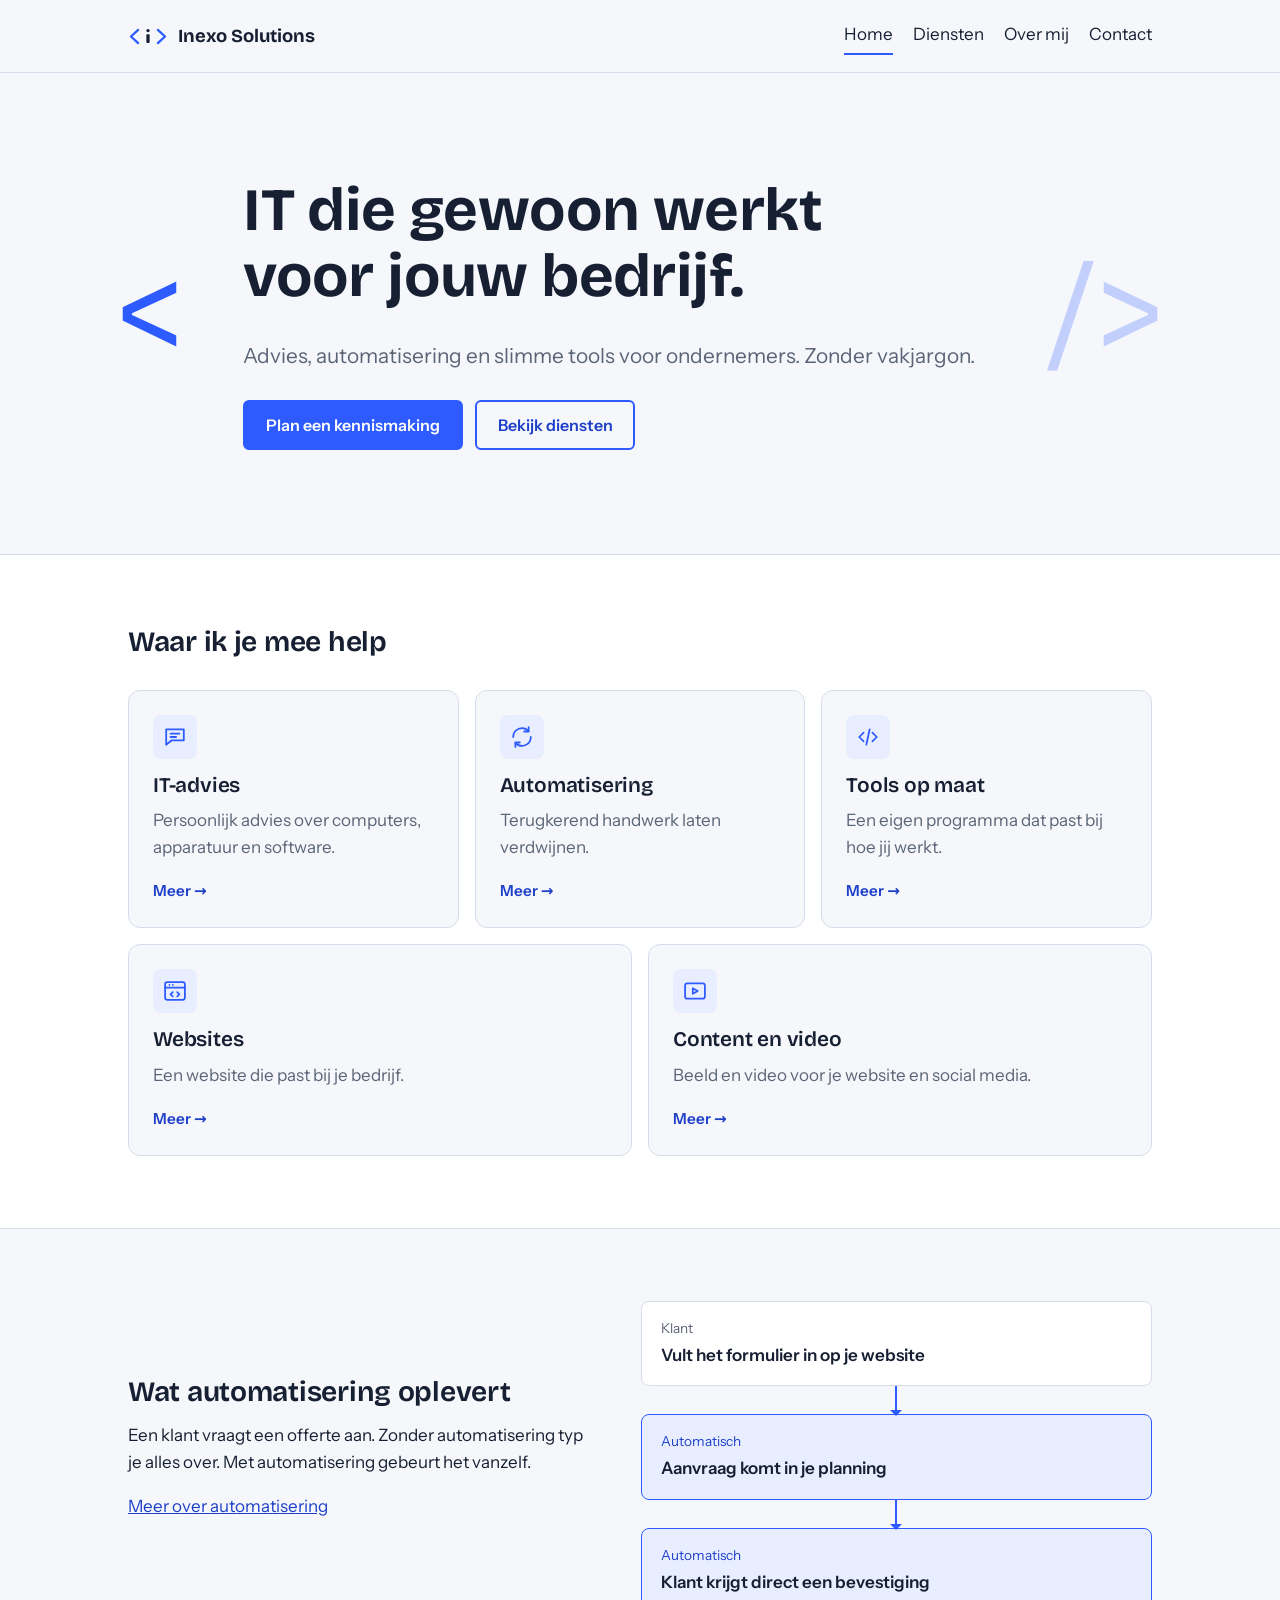
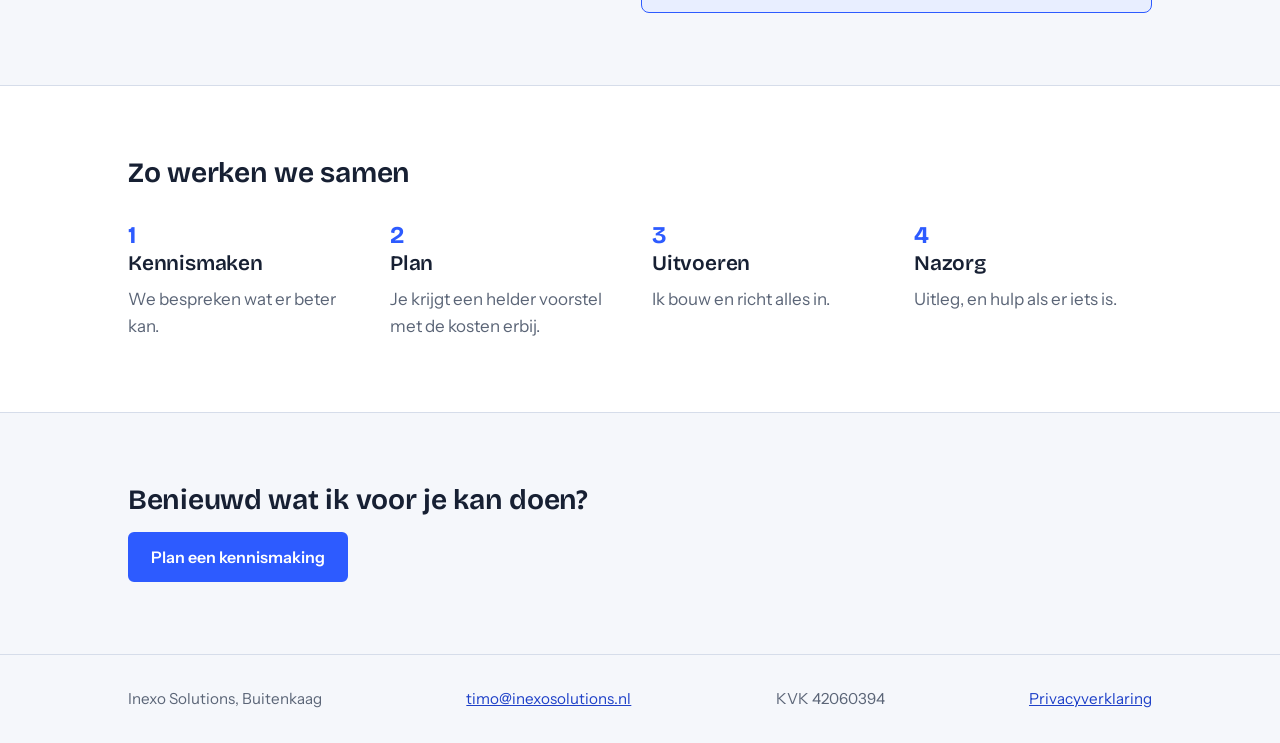
<file: index.html>
<!doctype html>
<html lang="nl">
<head>
  <meta charset="utf-8">
  <meta name="viewport" content="width=device-width, initial-scale=1">
  <title>Inexo Solutions | IT, automatisering en maatwerk voor ondernemers</title>
  <meta name="description" content="Inexo Solutions helpt ondernemers met IT-advies, automatisering, tools op maat en websites.">
  <meta property="og:type" content="website">
  <meta property="og:title" content="Inexo Solutions | IT, automatisering en maatwerk voor ondernemers">
  <meta property="og:description" content="Inexo Solutions helpt ondernemers met IT-advies, automatisering, tools op maat en websites.">
  <meta property="og:url" content="https://inexo-solutions.netlify.app/">
  <meta property="og:image" content="https://inexo-solutions.netlify.app/assets/og-image.png">
  <meta property="og:locale" content="nl_NL">
  <meta name="theme-color" content="#2D5BFF">
  <link rel="icon" href="/assets/logo.svg" type="image/svg+xml">
  <link rel="preload" href="/assets/fonts/bricolage-grotesque.woff2" as="font" type="font/woff2" crossorigin>
  <link rel="stylesheet" href="/assets/styles.css">
</head>
<body>
  <a class="skip" href="#main">Naar de inhoud</a>
  <header class="site-header">
    <div class="wrap">
      <a class="brand" href="/"><img src="/assets/logo.svg" alt="" width="40" height="21">Inexo Solutions</a>
      <nav class="nav" aria-label="Hoofdmenu">
        <a href="/index.html" aria-current="page">Home</a>
        <a href="/diensten.html">Diensten</a>
        <a href="/over.html">Over mij</a>
        <a href="/contact.html">Contact</a>
      </nav>
    </div>
  </header>
  <main id="main">
    <section class="hero">
      <div class="wrap">
        <div class="tag">
          <h1>IT die gewoon werkt voor jouw bedrijf.</h1>
          <p>Advies, automatisering en slimme tools voor ondernemers. Zonder vakjargon.</p>
          <div class="actions">
            <a class="btn" href="/contact.html">Plan een kennismaking</a>
            <a class="btn secondary" href="/diensten.html">Bekijk diensten</a>
          </div>
        </div>
      </div>
    </section>
    <section class="section alt">
      <div class="wrap">
        <h2>Waar ik je mee help</h2>
        <ul class="services">
          <li>
            <a class="service-link" href="/diensten.html#it-advies">
              <svg class="icon" viewBox="0 0 24 24" aria-hidden="true" fill="none" stroke="currentColor" stroke-width="1.6" stroke-linecap="round" stroke-linejoin="round"><path d="M4 5h16v10H9l-5 4z"/><path d="M8 9h8M8 12h5"/></svg>
              <h3>IT-advies</h3>
              <p>Persoonlijk advies over computers, apparatuur en software.</p>
            </a>
          </li>
          <li>
            <a class="service-link" href="/diensten.html#automatisering">
              <svg class="icon" viewBox="0 0 24 24" aria-hidden="true" fill="none" stroke="currentColor" stroke-width="1.6" stroke-linecap="round" stroke-linejoin="round"><path d="M20 12a8 8 0 0 1-14 5.3"/><path d="M4 12a8 8 0 0 1 14-5.3"/><path d="M18 3v4h-4M6 21v-4h4"/></svg>
              <h3>Automatisering</h3>
              <p>Terugkerend handwerk laten verdwijnen.</p>
            </a>
          </li>
          <li>
            <a class="service-link" href="/diensten.html#tools-op-maat">
              <svg class="icon" viewBox="0 0 24 24" aria-hidden="true" fill="none" stroke="currentColor" stroke-width="1.6" stroke-linecap="round" stroke-linejoin="round"><path d="M8 8l-4 4 4 4M16 8l4 4-4 4M13.5 5l-3 14"/></svg>
              <h3>Tools op maat</h3>
              <p>Een eigen programma dat past bij hoe jij werkt.</p>
            </a>
          </li>
          <li>
            <a class="service-link" href="/diensten.html#websites">
              <svg class="icon" viewBox="0 0 24 24" aria-hidden="true" fill="none" stroke="currentColor" stroke-width="1.6" stroke-linecap="round" stroke-linejoin="round"><rect x="3" y="4" width="18" height="16" rx="2"/><path d="M3 9h18M7 6.5h.01M10 6.5h.01"/><path d="M10 13l-2 2 2 2M14 13l2 2-2 2"/></svg>
              <h3>Websites</h3>
              <p>Een website die past bij je bedrijf.</p>
            </a>
          </li>
          <li>
            <a class="service-link" href="/diensten.html#content-en-video">
              <svg class="icon" viewBox="0 0 24 24" aria-hidden="true" fill="none" stroke="currentColor" stroke-width="1.6" stroke-linecap="round" stroke-linejoin="round"><rect x="3" y="5" width="18" height="14" rx="2"/><path d="M10 9.5v5l4.5-2.5z"/></svg>
              <h3>Content en video</h3>
              <p>Beeld en video voor je website en social media.</p>
            </a>
          </li>
        </ul>
      </div>
    </section>
    <section class="section">
      <div class="wrap example">
        <div>
          <h2>Wat automatisering oplevert</h2>
          <p>Een klant vraagt een offerte aan. Zonder automatisering typ je alles over. Met automatisering gebeurt het vanzelf.</p>
          <p><a href="/diensten.html#automatisering">Meer over automatisering</a></p>
        </div>
        <div class="flow" role="img" aria-label="Voorbeeld: een aanvraag via de website gaat automatisch naar je planning, en de klant krijgt direct een bevestiging.">
          <div class="flow-step"><span class="flow-kind">Klant</span>Vult het formulier in op je website</div>
          <div class="flow-arrow" aria-hidden="true"></div>
          <div class="flow-step auto"><span class="flow-kind">Automatisch</span>Aanvraag komt in je planning</div>
          <div class="flow-arrow" aria-hidden="true"></div>
          <div class="flow-step auto"><span class="flow-kind">Automatisch</span>Klant krijgt direct een bevestiging</div>
        </div>
      </div>
    </section>
    <section class="section alt">
      <div class="wrap">
        <h2>Zo werken we samen</h2>
        <ol class="steps">
          <li><h3>Kennismaken</h3><p>We bespreken wat er beter kan.</p></li>
          <li><h3>Plan</h3><p>Je krijgt een helder voorstel met de kosten erbij.</p></li>
          <li><h3>Uitvoeren</h3><p>Ik bouw en richt alles in.</p></li>
          <li><h3>Nazorg</h3><p>Uitleg, en hulp als er iets is.</p></li>
        </ol>
      </div>
    </section>
    <section class="section cta">
      <div class="wrap">
        <h2>Benieuwd wat ik voor je kan doen?</h2>
        <div class="actions"><a class="btn" href="/contact.html">Plan een kennismaking</a></div>
      </div>
    </section>
  </main>
  <footer class="site-footer">
    <div class="wrap">
      <p>Inexo Solutions, Buitenkaag</p>
      <p><a href="mailto:timo@inexosolutions.nl">timo@inexosolutions.nl</a></p>
      <p>KVK 42060394</p>
      <p><a href="/privacy.html">Privacyverklaring</a></p>
    </div>
  </footer>
</body>
</html>
</file>
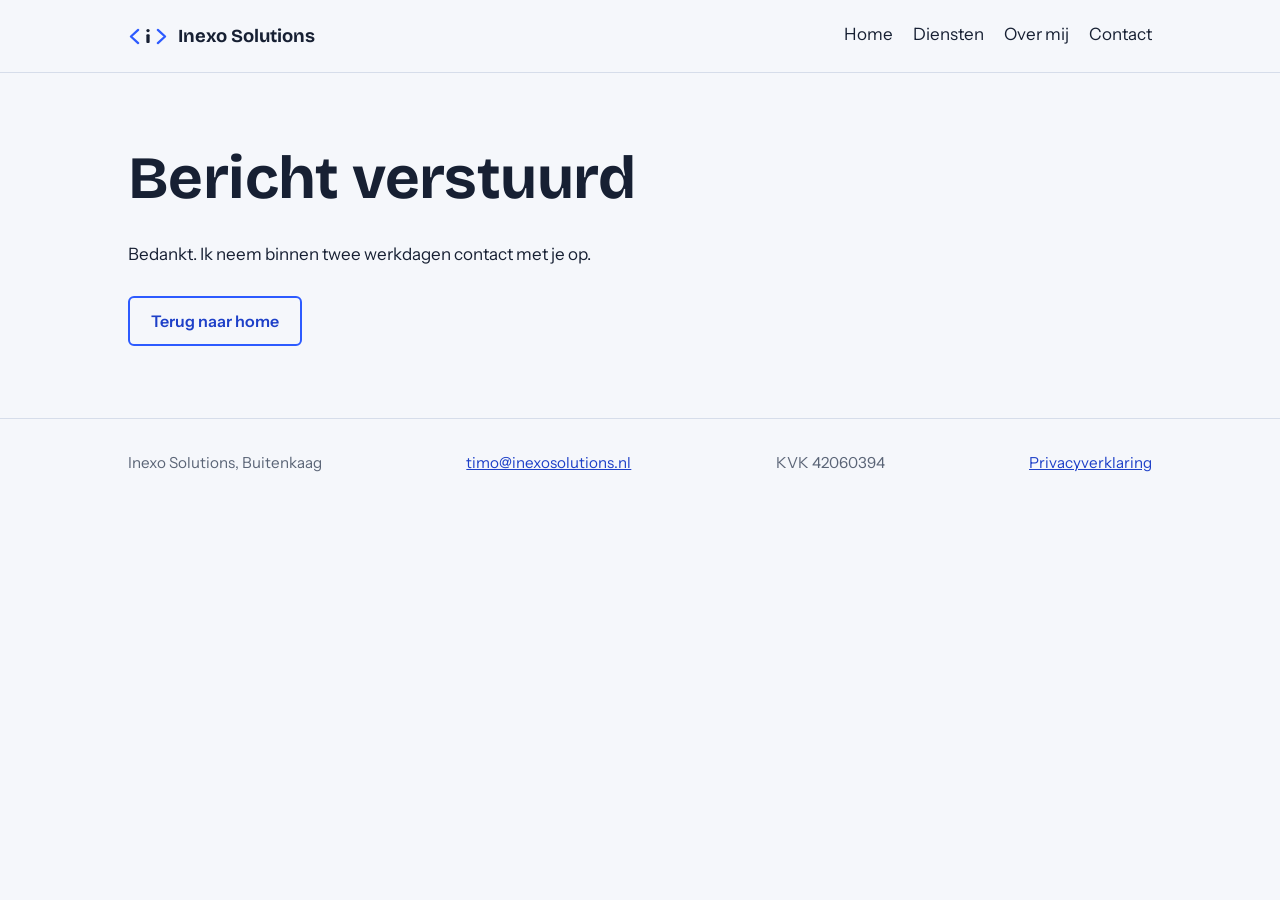
<file: bedankt.html>
<!doctype html>
<html lang="nl">
<head>
  <meta charset="utf-8">
  <meta name="viewport" content="width=device-width, initial-scale=1">
  <title>Bericht verstuurd | Inexo Solutions</title>
  <meta name="description" content="Je bericht is verstuurd.">
  <meta property="og:type" content="website">
  <meta property="og:title" content="Bericht verstuurd | Inexo Solutions">
  <meta property="og:description" content="Je bericht is verstuurd.">
  <meta property="og:url" content="https://inexo-solutions.netlify.app/bedankt.html">
  <meta property="og:image" content="https://inexo-solutions.netlify.app/assets/og-image.png">
  <meta property="og:locale" content="nl_NL">
  <meta name="theme-color" content="#2D5BFF">
  <link rel="icon" href="/assets/logo.svg" type="image/svg+xml">
  <link rel="preload" href="/assets/fonts/bricolage-grotesque.woff2" as="font" type="font/woff2" crossorigin>
  <link rel="stylesheet" href="/assets/styles.css">
</head>
<body>
  <a class="skip" href="#main">Naar de inhoud</a>
  <header class="site-header">
    <div class="wrap">
      <a class="brand" href="/"><img src="/assets/logo.svg" alt="" width="40" height="21">Inexo Solutions</a>
      <nav class="nav" aria-label="Hoofdmenu">
        <a href="/index.html">Home</a>
        <a href="/diensten.html">Diensten</a>
        <a href="/over.html">Over mij</a>
        <a href="/contact.html">Contact</a>
      </nav>
    </div>
  </header>
  <main id="main">
    <section class="section page-top">
      <div class="wrap">
        <h1>Bericht verstuurd</h1>
        <p>Bedankt. Ik neem binnen twee werkdagen contact met je op.</p>
        <div class="actions"><a class="btn secondary" href="/">Terug naar home</a></div>
      </div>
    </section>
  </main>
  <footer class="site-footer">
    <div class="wrap">
      <p>Inexo Solutions, Buitenkaag</p>
      <p><a href="mailto:timo@inexosolutions.nl">timo@inexosolutions.nl</a></p>
      <p>KVK 42060394</p>
      <p><a href="/privacy.html">Privacyverklaring</a></p>
    </div>
  </footer>
</body>
</html>
</file>
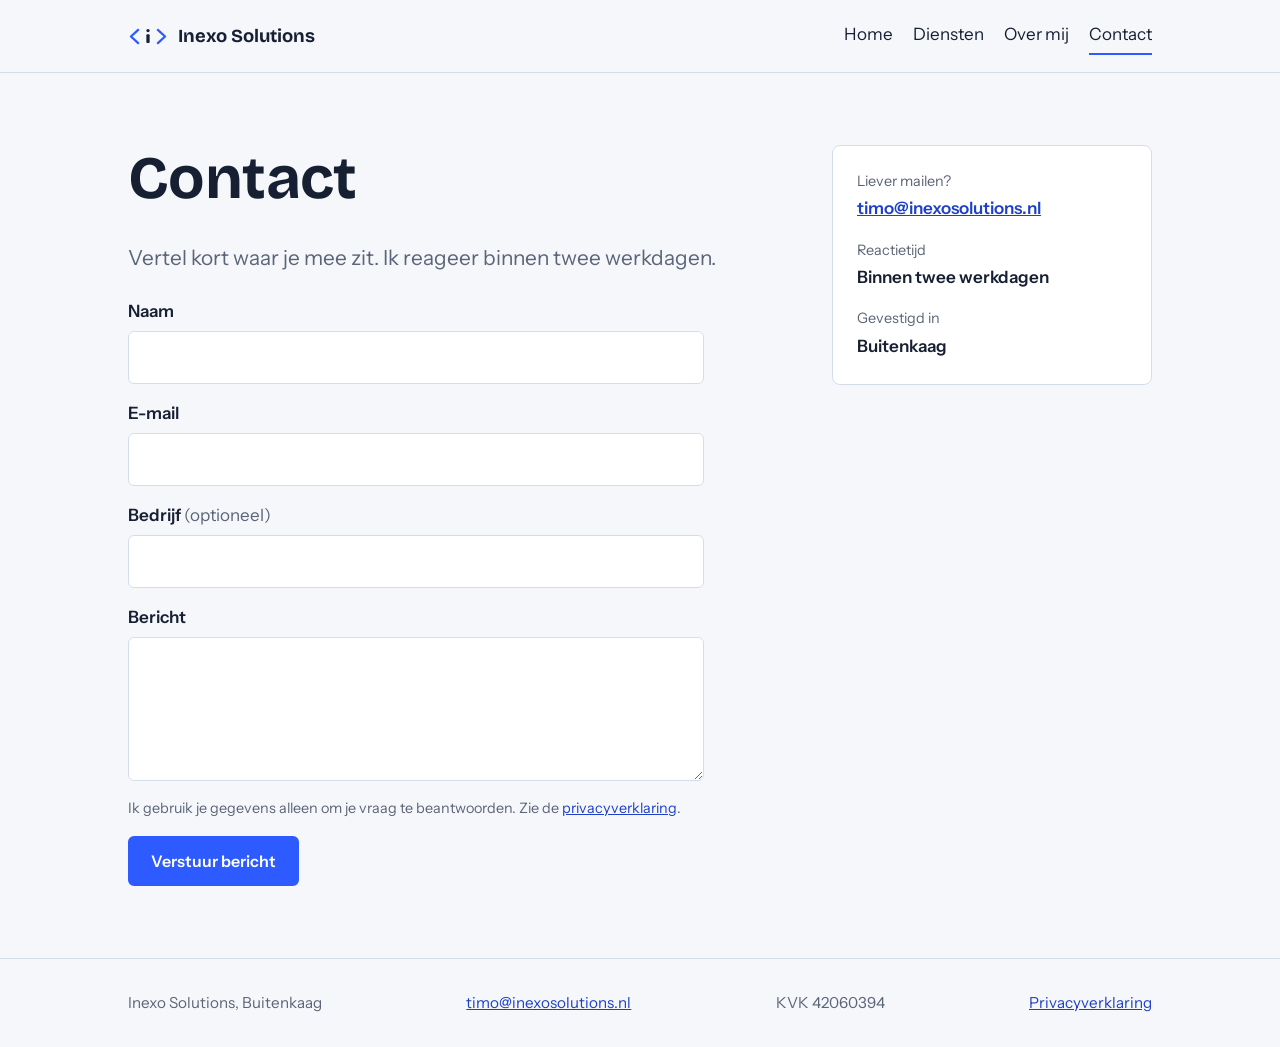
<file: contact.html>
<!doctype html>
<html lang="nl">
<head>
  <meta charset="utf-8">
  <meta name="viewport" content="width=device-width, initial-scale=1">
  <title>Contact | Inexo Solutions</title>
  <meta name="description" content="Neem contact op met Inexo Solutions.">
  <meta property="og:type" content="website">
  <meta property="og:title" content="Contact | Inexo Solutions">
  <meta property="og:description" content="Neem contact op met Inexo Solutions.">
  <meta property="og:url" content="https://inexo-solutions.netlify.app/contact.html">
  <meta property="og:image" content="https://inexo-solutions.netlify.app/assets/og-image.png">
  <meta property="og:locale" content="nl_NL">
  <meta name="theme-color" content="#2D5BFF">
  <link rel="icon" href="/assets/logo.svg" type="image/svg+xml">
  <link rel="preload" href="/assets/fonts/bricolage-grotesque.woff2" as="font" type="font/woff2" crossorigin>
  <link rel="stylesheet" href="/assets/styles.css">
</head>
<body>
  <a class="skip" href="#main">Naar de inhoud</a>
  <header class="site-header">
    <div class="wrap">
      <a class="brand" href="/"><img src="/assets/logo.svg" alt="" width="40" height="21">Inexo Solutions</a>
      <nav class="nav" aria-label="Hoofdmenu">
        <a href="/index.html">Home</a>
        <a href="/diensten.html">Diensten</a>
        <a href="/over.html">Over mij</a>
        <a href="/contact.html" aria-current="page">Contact</a>
      </nav>
    </div>
  </header>
  <main id="main">
    <section class="section page-top">
      <div class="wrap contact">
        <div>
          <h1>Contact</h1>
          <p class="intro">Vertel kort waar je mee zit. Ik reageer binnen twee werkdagen.</p>
          <form class="form" name="contact" method="POST" action="/bedankt.html" data-netlify="true" netlify-honeypot="bot-field">
            <input type="hidden" name="form-name" value="contact">
            <p class="hidden"><label>Niet invullen <input name="bot-field" tabindex="-1" autocomplete="off"></label></p>
            <label>Naam <input name="naam" autocomplete="name" required></label>
            <label>E-mail <input type="email" name="email" autocomplete="email" required></label>
            <label><span>Bedrijf <span class="optional">(optioneel)</span></span> <input name="bedrijf" autocomplete="organization"></label>
            <label>Bericht <textarea name="bericht" required></textarea></label>
            <p class="small">Ik gebruik je gegevens alleen om je vraag te beantwoorden. Zie de <a href="/privacy.html">privacyverklaring</a>.</p>
            <div><button class="btn" type="submit">Verstuur bericht</button></div>
          </form>
        </div>
        <aside class="facts" aria-label="Contactgegevens">
          <dl>
            <dt>Liever mailen?</dt><dd><a href="mailto:timo@inexosolutions.nl">timo@inexosolutions.nl</a></dd>
            <dt>Reactietijd</dt><dd>Binnen twee werkdagen</dd>
            <dt>Gevestigd in</dt><dd>Buitenkaag</dd>
          </dl>
        </aside>
      </div>
    </section>
  </main>
  <footer class="site-footer">
    <div class="wrap">
      <p>Inexo Solutions, Buitenkaag</p>
      <p><a href="mailto:timo@inexosolutions.nl">timo@inexosolutions.nl</a></p>
      <p>KVK 42060394</p>
      <p><a href="/privacy.html">Privacyverklaring</a></p>
    </div>
  </footer>
</body>
</html>
</file>
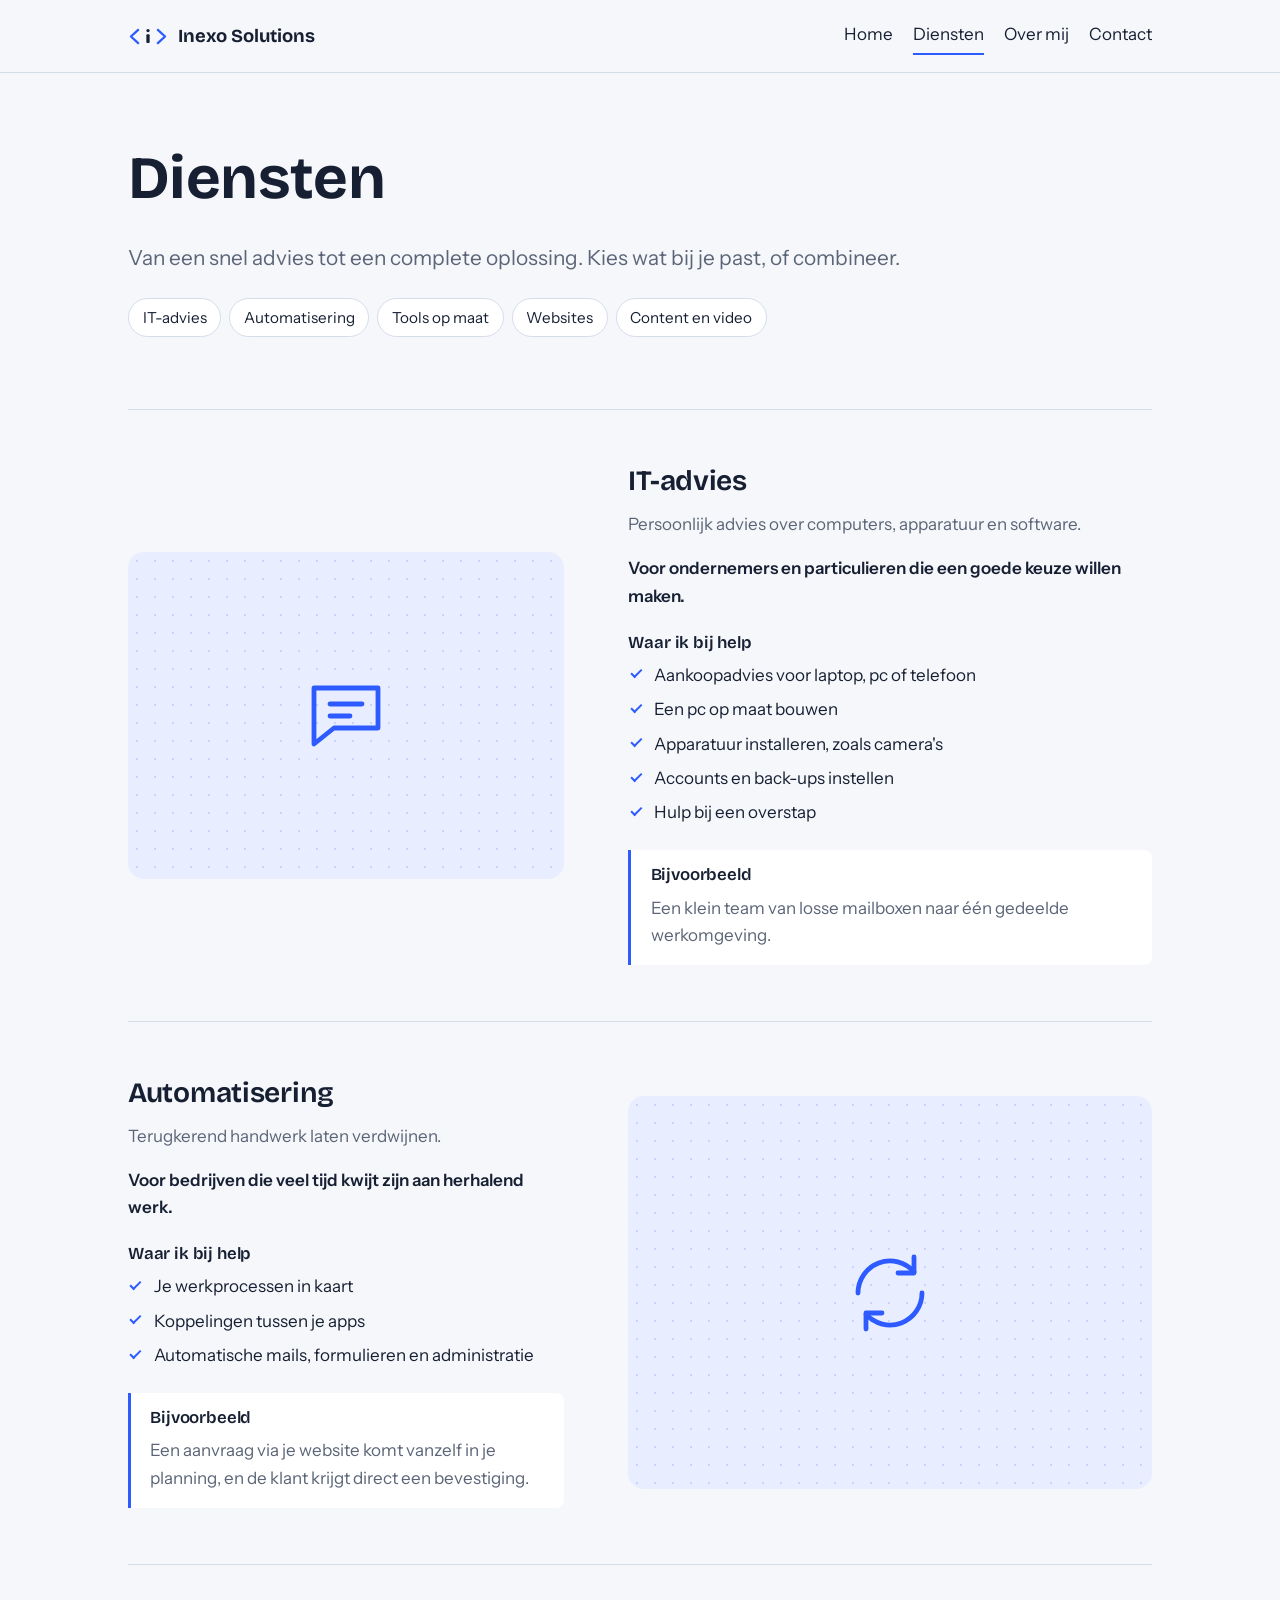
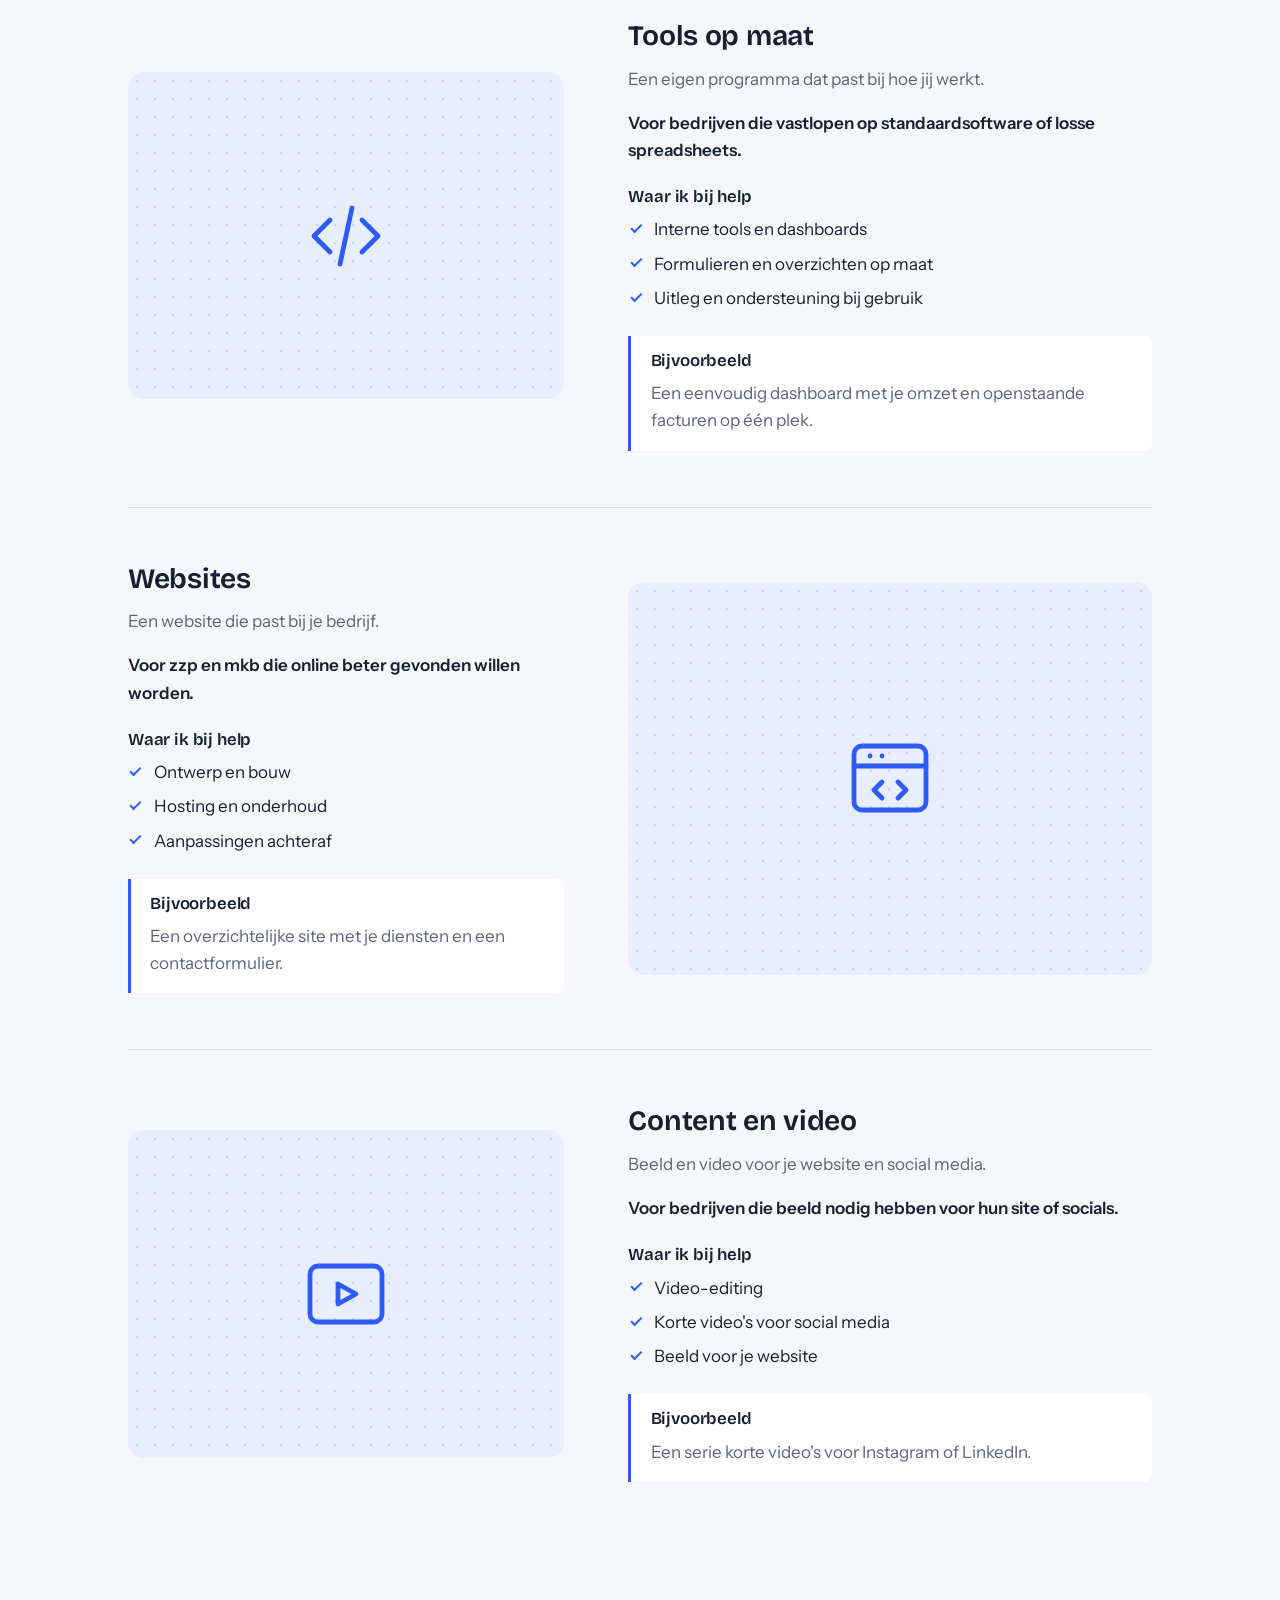
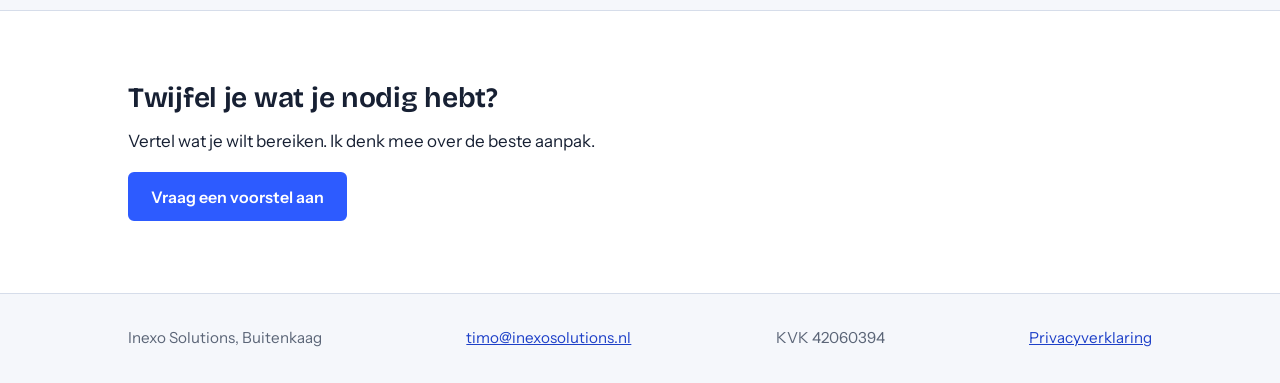
<file: diensten.html>
<!doctype html>
<html lang="nl">
<head>
  <meta charset="utf-8">
  <meta name="viewport" content="width=device-width, initial-scale=1">
  <title>Diensten | Inexo Solutions</title>
  <meta name="description" content="IT-advies, automatisering, tools op maat, websites, en content en video.">
  <meta property="og:type" content="website">
  <meta property="og:title" content="Diensten | Inexo Solutions">
  <meta property="og:description" content="IT-advies, automatisering, tools op maat, websites, en content en video.">
  <meta property="og:url" content="https://inexo-solutions.netlify.app/diensten.html">
  <meta property="og:image" content="https://inexo-solutions.netlify.app/assets/og-image.png">
  <meta property="og:locale" content="nl_NL">
  <meta name="theme-color" content="#2D5BFF">
  <link rel="icon" href="/assets/logo.svg" type="image/svg+xml">
  <link rel="preload" href="/assets/fonts/bricolage-grotesque.woff2" as="font" type="font/woff2" crossorigin>
  <link rel="stylesheet" href="/assets/styles.css">
</head>
<body>
  <a class="skip" href="#main">Naar de inhoud</a>
  <header class="site-header">
    <div class="wrap">
      <a class="brand" href="/"><img src="/assets/logo.svg" alt="" width="40" height="21">Inexo Solutions</a>
      <nav class="nav" aria-label="Hoofdmenu">
        <a href="/index.html">Home</a>
        <a href="/diensten.html" aria-current="page">Diensten</a>
        <a href="/over.html">Over mij</a>
        <a href="/contact.html">Contact</a>
      </nav>
    </div>
  </header>
  <main id="main">
    <section class="section page-top">
      <div class="wrap">
        <h1>Diensten</h1>
        <p class="intro">Van een snel advies tot een complete oplossing. Kies wat bij je past, of combineer.</p>
        <ul class="jump" aria-label="Ga naar dienst">
          <li><a href="#it-advies">IT-advies</a></li>
          <li><a href="#automatisering">Automatisering</a></li>
          <li><a href="#tools-op-maat">Tools op maat</a></li>
          <li><a href="#websites">Websites</a></li>
          <li><a href="#content-en-video">Content en video</a></li>
        </ul>
      </div>
    </section>
    <section class="section services-detail">
      <div class="wrap">
        <article class="service" id="it-advies">
          <div class="service-visual"><svg class="icon icon-xl" viewBox="0 0 24 24" aria-hidden="true" fill="none" stroke="currentColor" stroke-width="1.2" stroke-linecap="round" stroke-linejoin="round"><path d="M4 5h16v10H9l-5 4z"/><path d="M8 9h8M8 12h5"/></svg></div>
          <div class="service-text">
          <div class="service-head">
            <h2>IT-advies</h2>
            <p>Persoonlijk advies over computers, apparatuur en software.</p>
            <p class="who">Voor ondernemers en particulieren die een goede keuze willen maken.</p>
          </div>
          <div class="service-body">
            <h3>Waar ik bij help</h3>
            <ul class="checks">
              <li>Aankoopadvies voor laptop, pc of telefoon</li>
              <li>Een pc op maat bouwen</li>
              <li>Apparatuur installeren, zoals camera's</li>
              <li>Accounts en back-ups instellen</li>
              <li>Hulp bij een overstap</li>
            </ul>
            <div class="eg">
              <h3>Bijvoorbeeld</h3>
              <p>Een klein team van losse mailboxen naar één gedeelde werkomgeving.</p>
            </div>
          </div>
          </div>
        </article>
        <article class="service" id="automatisering">
          <div class="service-visual"><svg class="icon icon-xl" viewBox="0 0 24 24" aria-hidden="true" fill="none" stroke="currentColor" stroke-width="1.2" stroke-linecap="round" stroke-linejoin="round"><path d="M20 12a8 8 0 0 1-14 5.3"/><path d="M4 12a8 8 0 0 1 14-5.3"/><path d="M18 3v4h-4M6 21v-4h4"/></svg></div>
          <div class="service-text">
          <div class="service-head">
            <h2>Automatisering</h2>
            <p>Terugkerend handwerk laten verdwijnen.</p>
            <p class="who">Voor bedrijven die veel tijd kwijt zijn aan herhalend werk.</p>
          </div>
          <div class="service-body">
            <h3>Waar ik bij help</h3>
            <ul class="checks">
              <li>Je werkprocessen in kaart</li>
              <li>Koppelingen tussen je apps</li>
              <li>Automatische mails, formulieren en administratie</li>
            </ul>
            <div class="eg">
              <h3>Bijvoorbeeld</h3>
              <p>Een aanvraag via je website komt vanzelf in je planning, en de klant krijgt direct een bevestiging.</p>
            </div>
          </div>
          </div>
        </article>
        <article class="service" id="tools-op-maat">
          <div class="service-visual"><svg class="icon icon-xl" viewBox="0 0 24 24" aria-hidden="true" fill="none" stroke="currentColor" stroke-width="1.2" stroke-linecap="round" stroke-linejoin="round"><path d="M8 8l-4 4 4 4M16 8l4 4-4 4M13.5 5l-3 14"/></svg></div>
          <div class="service-text">
          <div class="service-head">
            <h2>Tools op maat</h2>
            <p>Een eigen programma dat past bij hoe jij werkt.</p>
            <p class="who">Voor bedrijven die vastlopen op standaardsoftware of losse spreadsheets.</p>
          </div>
          <div class="service-body">
            <h3>Waar ik bij help</h3>
            <ul class="checks">
              <li>Interne tools en dashboards</li>
              <li>Formulieren en overzichten op maat</li>
              <li>Uitleg en ondersteuning bij gebruik</li>
            </ul>
            <div class="eg">
              <h3>Bijvoorbeeld</h3>
              <p>Een eenvoudig dashboard met je omzet en openstaande facturen op één plek.</p>
            </div>
          </div>
          </div>
        </article>
        <article class="service" id="websites">
          <div class="service-visual"><svg class="icon icon-xl" viewBox="0 0 24 24" aria-hidden="true" fill="none" stroke="currentColor" stroke-width="1.2" stroke-linecap="round" stroke-linejoin="round"><rect x="3" y="4" width="18" height="16" rx="2"/><path d="M3 9h18M7 6.5h.01M10 6.5h.01"/><path d="M10 13l-2 2 2 2M14 13l2 2-2 2"/></svg></div>
          <div class="service-text">
          <div class="service-head">
            <h2>Websites</h2>
            <p>Een website die past bij je bedrijf.</p>
            <p class="who">Voor zzp en mkb die online beter gevonden willen worden.</p>
          </div>
          <div class="service-body">
            <h3>Waar ik bij help</h3>
            <ul class="checks">
              <li>Ontwerp en bouw</li>
              <li>Hosting en onderhoud</li>
              <li>Aanpassingen achteraf</li>
            </ul>
            <div class="eg">
              <h3>Bijvoorbeeld</h3>
              <p>Een overzichtelijke site met je diensten en een contactformulier.</p>
            </div>
          </div>
          </div>
        </article>
        <article class="service" id="content-en-video">
          <div class="service-visual"><svg class="icon icon-xl" viewBox="0 0 24 24" aria-hidden="true" fill="none" stroke="currentColor" stroke-width="1.2" stroke-linecap="round" stroke-linejoin="round"><rect x="3" y="5" width="18" height="14" rx="2"/><path d="M10 9.5v5l4.5-2.5z"/></svg></div>
          <div class="service-text">
          <div class="service-head">
            <h2>Content en video</h2>
            <p>Beeld en video voor je website en social media.</p>
            <p class="who">Voor bedrijven die beeld nodig hebben voor hun site of socials.</p>
          </div>
          <div class="service-body">
            <h3>Waar ik bij help</h3>
            <ul class="checks">
              <li>Video-editing</li>
              <li>Korte video's voor social media</li>
              <li>Beeld voor je website</li>
            </ul>
            <div class="eg">
              <h3>Bijvoorbeeld</h3>
              <p>Een serie korte video's voor Instagram of LinkedIn.</p>
            </div>
          </div>
          </div>
        </article>
      </div>
    </section>
    <section class="section cta alt">
      <div class="wrap">
        <h2>Twijfel je wat je nodig hebt?</h2>
        <p>Vertel wat je wilt bereiken. Ik denk mee over de beste aanpak.</p>
        <div class="actions"><a class="btn" href="/contact.html">Vraag een voorstel aan</a></div>
      </div>
    </section>
  </main>
  <footer class="site-footer">
    <div class="wrap">
      <p>Inexo Solutions, Buitenkaag</p>
      <p><a href="mailto:timo@inexosolutions.nl">timo@inexosolutions.nl</a></p>
      <p>KVK 42060394</p>
      <p><a href="/privacy.html">Privacyverklaring</a></p>
    </div>
  </footer>
</body>
</html>
</file>
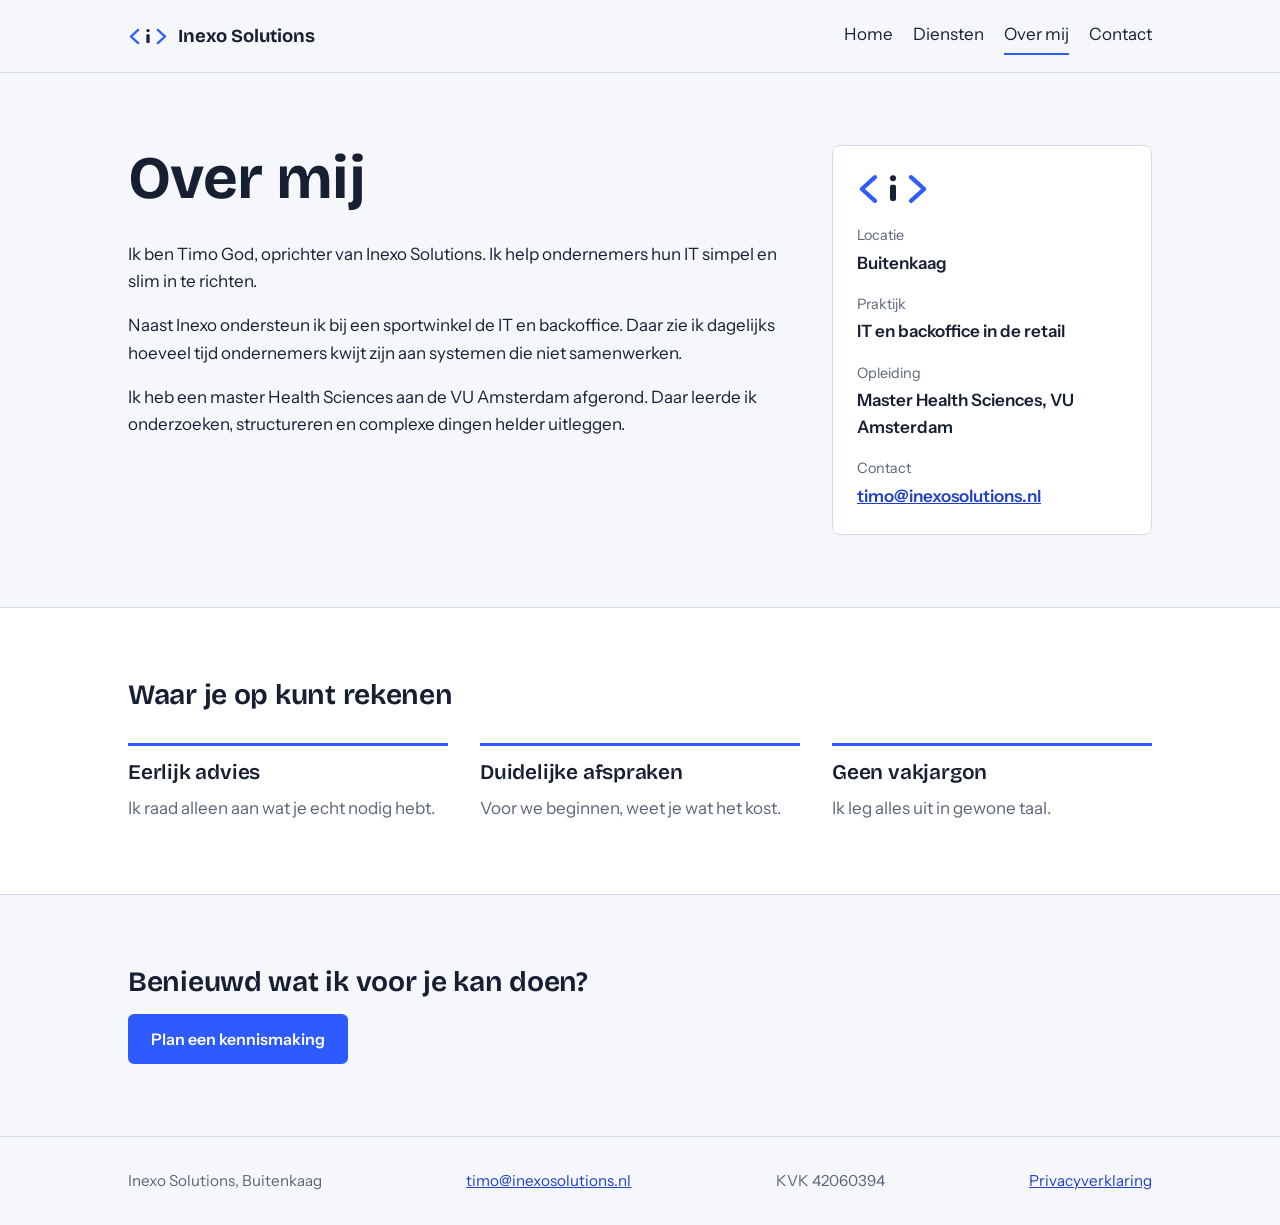
<file: over.html>
<!doctype html>
<html lang="nl">
<head>
  <meta charset="utf-8">
  <meta name="viewport" content="width=device-width, initial-scale=1">
  <title>Over mij | Inexo Solutions</title>
  <meta name="description" content="Timo God, oprichter van Inexo Solutions.">
  <meta property="og:type" content="website">
  <meta property="og:title" content="Over mij | Inexo Solutions">
  <meta property="og:description" content="Timo God, oprichter van Inexo Solutions.">
  <meta property="og:url" content="https://inexo-solutions.netlify.app/over.html">
  <meta property="og:image" content="https://inexo-solutions.netlify.app/assets/og-image.png">
  <meta property="og:locale" content="nl_NL">
  <meta name="theme-color" content="#2D5BFF">
  <link rel="icon" href="/assets/logo.svg" type="image/svg+xml">
  <link rel="preload" href="/assets/fonts/bricolage-grotesque.woff2" as="font" type="font/woff2" crossorigin>
  <link rel="stylesheet" href="/assets/styles.css">
</head>
<body>
  <a class="skip" href="#main">Naar de inhoud</a>
  <header class="site-header">
    <div class="wrap">
      <a class="brand" href="/"><img src="/assets/logo.svg" alt="" width="40" height="21">Inexo Solutions</a>
      <nav class="nav" aria-label="Hoofdmenu">
        <a href="/index.html">Home</a>
        <a href="/diensten.html">Diensten</a>
        <a href="/over.html" aria-current="page">Over mij</a>
        <a href="/contact.html">Contact</a>
      </nav>
    </div>
  </header>
  <main id="main">
    <section class="section page-top">
      <div class="wrap about">
        <div>
          <h1>Over mij</h1>
          <p>Ik ben Timo God, oprichter van Inexo Solutions. Ik help ondernemers hun IT simpel en slim in te richten.</p>
          <p>Naast Inexo ondersteun ik bij een sportwinkel de IT en backoffice. Daar zie ik dagelijks hoeveel tijd ondernemers kwijt zijn aan systemen die niet samenwerken.</p>
          <p>Ik heb een master Health Sciences aan de VU Amsterdam afgerond. Daar leerde ik onderzoeken, structureren en complexe dingen helder uitleggen.</p>
        </div>
        <aside class="facts" aria-label="In het kort">
          <img src="/assets/logo.svg" alt="" width="96" height="51">
          <dl>
            <dt>Locatie</dt><dd>Buitenkaag</dd>
            <dt>Praktijk</dt><dd>IT en backoffice in de retail</dd>
            <dt>Opleiding</dt><dd>Master Health Sciences, VU Amsterdam</dd>
            <dt>Contact</dt><dd><a href="mailto:timo@inexosolutions.nl">timo@inexosolutions.nl</a></dd>
          </dl>
        </aside>
      </div>
    </section>
    <section class="section alt">
      <div class="wrap">
        <h2>Waar je op kunt rekenen</h2>
        <ul class="principles">
          <li><h3>Eerlijk advies</h3><p>Ik raad alleen aan wat je echt nodig hebt.</p></li>
          <li><h3>Duidelijke afspraken</h3><p>Voor we beginnen, weet je wat het kost.</p></li>
          <li><h3>Geen vakjargon</h3><p>Ik leg alles uit in gewone taal.</p></li>
        </ul>
      </div>
    </section>
    <section class="section cta">
      <div class="wrap">
        <h2>Benieuwd wat ik voor je kan doen?</h2>
        <div class="actions"><a class="btn" href="/contact.html">Plan een kennismaking</a></div>
      </div>
    </section>
  </main>
  <footer class="site-footer">
    <div class="wrap">
      <p>Inexo Solutions, Buitenkaag</p>
      <p><a href="mailto:timo@inexosolutions.nl">timo@inexosolutions.nl</a></p>
      <p>KVK 42060394</p>
      <p><a href="/privacy.html">Privacyverklaring</a></p>
    </div>
  </footer>
</body>
</html>
</file>
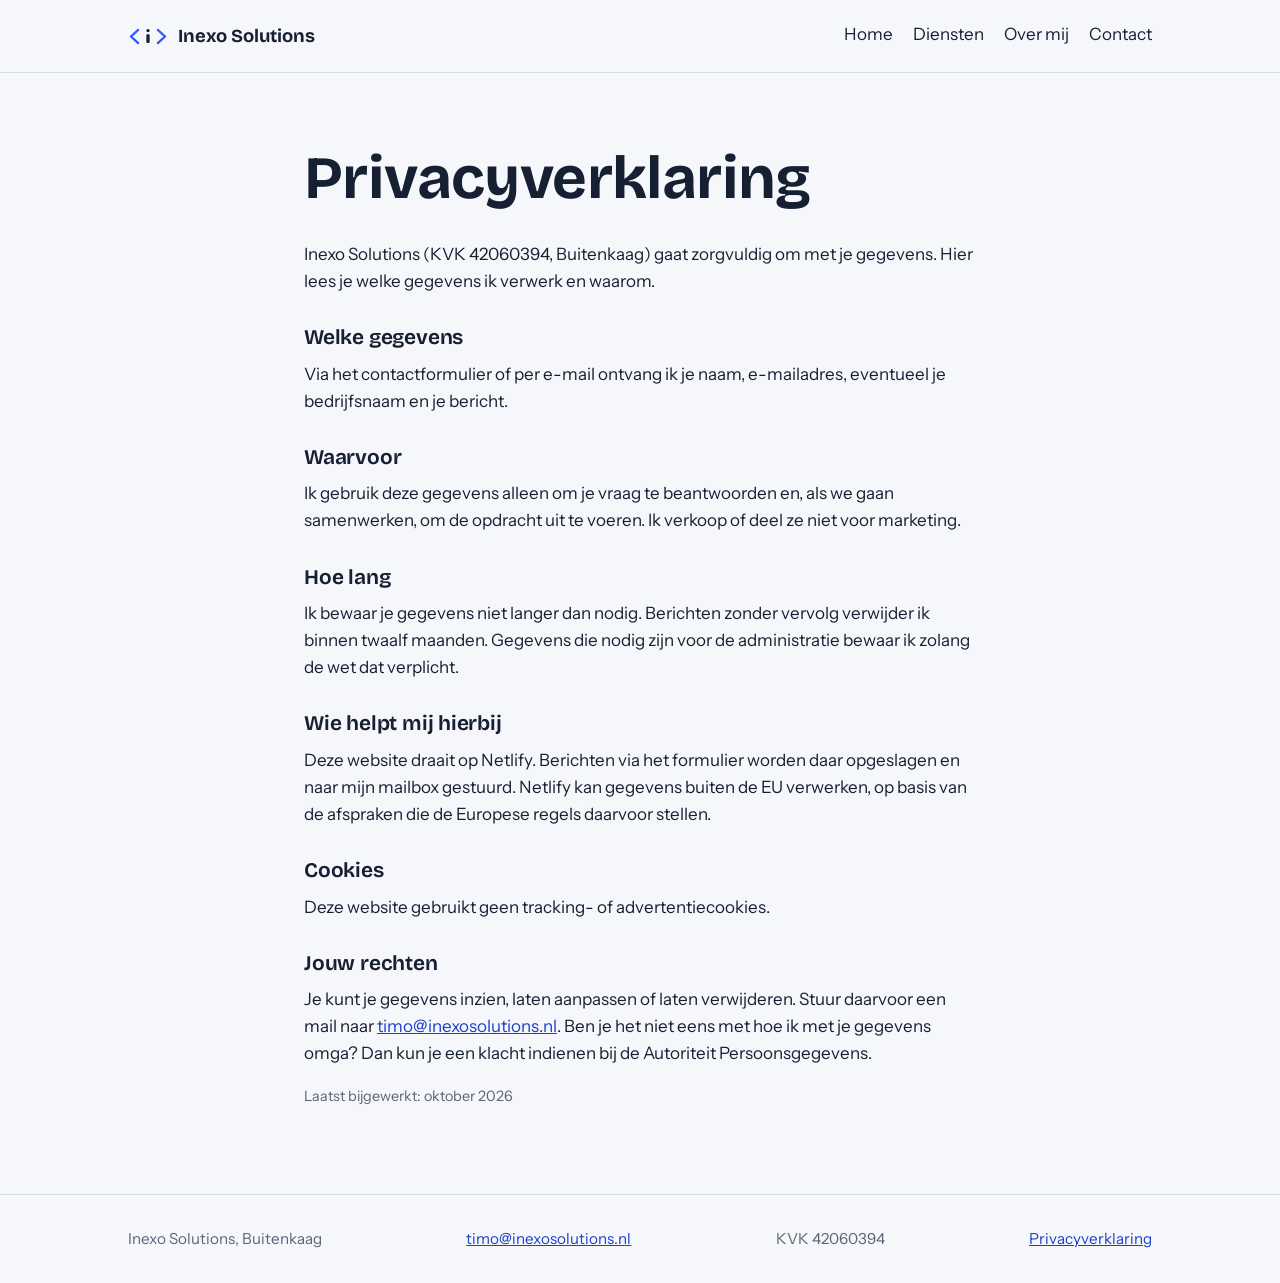
<file: privacy.html>
<!doctype html>
<html lang="nl">
<head>
  <meta charset="utf-8">
  <meta name="viewport" content="width=device-width, initial-scale=1">
  <title>Privacyverklaring | Inexo Solutions</title>
  <meta name="description" content="Hoe Inexo Solutions omgaat met je persoonsgegevens.">
  <meta property="og:type" content="website">
  <meta property="og:title" content="Privacyverklaring | Inexo Solutions">
  <meta property="og:description" content="Hoe Inexo Solutions omgaat met je persoonsgegevens.">
  <meta property="og:url" content="https://inexo-solutions.netlify.app/privacy.html">
  <meta property="og:image" content="https://inexo-solutions.netlify.app/assets/og-image.png">
  <meta property="og:locale" content="nl_NL">
  <meta name="theme-color" content="#2D5BFF">
  <link rel="icon" href="/assets/logo.svg" type="image/svg+xml">
  <link rel="preload" href="/assets/fonts/bricolage-grotesque.woff2" as="font" type="font/woff2" crossorigin>
  <link rel="stylesheet" href="/assets/styles.css">
</head>
<body>
  <a class="skip" href="#main">Naar de inhoud</a>
  <header class="site-header">
    <div class="wrap">
      <a class="brand" href="/"><img src="/assets/logo.svg" alt="" width="40" height="21">Inexo Solutions</a>
      <nav class="nav" aria-label="Hoofdmenu">
        <a href="/index.html">Home</a>
        <a href="/diensten.html">Diensten</a>
        <a href="/over.html">Over mij</a>
        <a href="/contact.html">Contact</a>
      </nav>
    </div>
  </header>
  <main id="main">
    <section class="section page-top">
      <div class="wrap prose">
        <h1>Privacyverklaring</h1>
        <p>Inexo Solutions (KVK 42060394, Buitenkaag) gaat zorgvuldig om met je gegevens. Hier lees je welke gegevens ik verwerk en waarom.</p>
        <h2>Welke gegevens</h2>
        <p>Via het contactformulier of per e-mail ontvang ik je naam, e-mailadres, eventueel je bedrijfsnaam en je bericht.</p>
        <h2>Waarvoor</h2>
        <p>Ik gebruik deze gegevens alleen om je vraag te beantwoorden en, als we gaan samenwerken, om de opdracht uit te voeren. Ik verkoop of deel ze niet voor marketing.</p>
        <h2>Hoe lang</h2>
        <p>Ik bewaar je gegevens niet langer dan nodig. Berichten zonder vervolg verwijder ik binnen twaalf maanden. Gegevens die nodig zijn voor de administratie bewaar ik zolang de wet dat verplicht.</p>
        <h2>Wie helpt mij hierbij</h2>
        <p>Deze website draait op Netlify. Berichten via het formulier worden daar opgeslagen en naar mijn mailbox gestuurd. Netlify kan gegevens buiten de EU verwerken, op basis van de afspraken die de Europese regels daarvoor stellen.</p>
        <h2>Cookies</h2>
        <p>Deze website gebruikt geen tracking- of advertentiecookies.</p>
        <h2>Jouw rechten</h2>
        <p>Je kunt je gegevens inzien, laten aanpassen of laten verwijderen. Stuur daarvoor een mail naar <a href="mailto:timo@inexosolutions.nl">timo@inexosolutions.nl</a>. Ben je het niet eens met hoe ik met je gegevens omga? Dan kun je een klacht indienen bij de Autoriteit Persoonsgegevens.</p>
        <p class="small">Laatst bijgewerkt: oktober 2026</p>
      </div>
    </section>
  </main>
  <footer class="site-footer">
    <div class="wrap">
      <p>Inexo Solutions, Buitenkaag</p>
      <p><a href="mailto:timo@inexosolutions.nl">timo@inexosolutions.nl</a></p>
      <p>KVK 42060394</p>
      <p><a href="/privacy.html">Privacyverklaring</a></p>
    </div>
  </footer>
</body>
</html>
</file>
<file: assets/styles.css>
/* Inexo Solutions — shared styles. Tokens are documented in README.md */
@font-face {
  font-family: "Bricolage Grotesque";
  src: url("/assets/fonts/bricolage-grotesque.woff2") format("woff2");
  font-weight: 200 800; font-style: normal; font-display: swap;
}
@font-face {
  font-family: "Instrument Sans";
  src: url("/assets/fonts/instrument-sans-400.woff2") format("woff2");
  font-weight: 400; font-style: normal; font-display: swap;
}
@font-face {
  font-family: "Instrument Sans";
  src: url("/assets/fonts/instrument-sans-600.woff2") format("woff2");
  font-weight: 600; font-style: normal; font-display: swap;
}

:root {
  --paper: #F5F7FB;
  --surface: #FFFFFF;
  --ink: #172033;
  --muted: #5B6577;
  --line: #D6DDEA;
  --blue: #2D5BFF;
  --blue-dark: #1E40C8;
  --blue-tint: #E8EEFF;

  --font-display: "Bricolage Grotesque", system-ui, sans-serif;
  --font-body: "Instrument Sans", system-ui, sans-serif;

  --step-0: 1.0625rem;
  --step-1: 1.3rem;
  --step-2: 1.75rem;
  --step-3: clamp(2.25rem, 5vw, 3.75rem);

  --wrap: 68rem;
  --gutter: clamp(1rem, 4vw, 2rem);
  --radius: 8px;
}

*, *::before, *::after { box-sizing: border-box; }
html { -webkit-text-size-adjust: 100%; scroll-behavior: smooth; }
body {
  margin: 0;
  background: var(--paper);
  color: var(--ink);
  font: 400 var(--step-0)/1.6 var(--font-body);
}
img, svg { display: block; max-width: 100%; }
a { color: var(--blue-dark); }
a:focus-visible, button:focus-visible, input:focus-visible, textarea:focus-visible {
  outline: 3px solid var(--blue);
  outline-offset: 3px;
}
h1, h2, h3 { font-family: var(--font-display); line-height: 1.1; margin: 0 0 .5em; letter-spacing: -0.01em; }
h1 { font-size: var(--step-3); font-weight: 700; max-width: 16ch; }
h2 { font-size: var(--step-2); font-weight: 650; }
h3 { font-size: var(--step-1); font-weight: 600; }
p { margin: 0 0 1em; max-width: 62ch; }
.small { font-size: .9rem; color: var(--muted); }

.wrap { max-width: var(--wrap); margin: 0 auto; padding: 0 var(--gutter); }

.skip { position: absolute; left: -9999px; top: 0; background: var(--ink); color: #fff; padding: .6rem 1rem; z-index: 10; }
.skip:focus { left: 1rem; top: 1rem; }

/* Header */
.site-header { border-bottom: 1px solid var(--line); background: var(--paper); }
.site-header .wrap { display: flex; align-items: center; justify-content: space-between; gap: 1rem; min-height: 4.5rem; flex-wrap: wrap; }
.brand { display: flex; align-items: center; gap: .6rem; text-decoration: none; color: var(--ink); font: 700 1.15rem var(--font-display); }
.nav { display: flex; gap: 1.25rem; flex-wrap: wrap; }
.nav a { color: var(--ink); text-decoration: none; padding: .25rem 0; border-bottom: 2px solid transparent; }
.nav a:hover { border-color: var(--line); }
.nav a[aria-current="page"] { border-color: var(--blue); }

/* Hero: the code-tag brackets are the one signature element */
.hero { padding: clamp(3rem, 9vw, 6.5rem) 0; }
.hero .tag { position: relative; padding: 0 clamp(2rem, 9vw, 7.5rem); }
.hero .tag::before, .hero .tag::after {
  position: absolute; top: 50%;
  transform: translateY(-50%);
  font: 300 clamp(4rem, 11vw, 9rem)/1 var(--font-display);
  color: var(--blue);
}
.hero .tag::before { content: "<"; left: -0.1em; }
.hero .tag::after { content: "/>"; right: -0.1em; opacity: .25; }
.hero p { font-size: var(--step-1); color: var(--muted); }
.actions { display: flex; gap: .75rem; flex-wrap: wrap; margin-top: 1.75rem; }

.btn {
  display: inline-block; padding: .8rem 1.3rem; border-radius: 6px;
  font: 600 1rem var(--font-body); text-decoration: none; cursor: pointer;
  border: 2px solid var(--blue); background: var(--blue); color: #fff;
}
.btn:hover { background: var(--blue-dark); border-color: var(--blue-dark); }
.btn.secondary { background: transparent; color: var(--blue-dark); }
.btn.secondary:hover { background: var(--surface); }

/* Sections */
.section { padding: clamp(2.5rem, 7vw, 4.5rem) 0; border-top: 1px solid var(--line); }
.section.page-top { border-top: 0; }
.section.alt { background: var(--surface); }
.intro { color: var(--muted); font-size: var(--step-1); }
.cta .actions { margin-top: 1rem; }

/* Icons */
.icon { width: 1.75rem; height: 1.75rem; color: var(--blue); flex: none; }
.icon-lg { width: 2.75rem; height: 2.75rem; padding: .55rem; background: var(--blue-tint); border-radius: var(--radius); margin-bottom: 1rem; }

/* Home: services as cards */
.services { list-style: none; margin: 2rem 0 0; padding: 0; display: grid; grid-template-columns: repeat(6, minmax(0, 1fr)); gap: 1rem; }
.services li { grid-column: span 2; }
.services li:nth-child(n+4) { grid-column: span 3; }
.service-link {
  display: flex; flex-direction: column; align-items: flex-start; gap: .6rem; height: 100%; box-sizing: border-box;
  padding: 1.5rem; background: var(--paper); border: 1px solid var(--line); border-radius: 12px;
  color: inherit; text-decoration: none; transition: border-color .15s, transform .15s;
}
.service-link .icon { width: 2.75rem; height: 2.75rem; padding: .55rem; background: var(--blue-tint); border-radius: var(--radius); box-sizing: border-box; margin-bottom: .4rem; }
.service-link::after { content: "Meer \2192"; margin-top: auto; padding-top: .5rem; color: var(--blue-dark); font-weight: 600; font-size: .95rem; }
.service-link:hover { border-color: var(--blue); transform: translateY(-2px); }
.service-link:hover h3, .service-link:hover::after { color: var(--blue); }
.services h3 { margin: 0; }
.services p { margin: 0; color: var(--muted); }

/* Home: automation example */
.example { display: grid; grid-template-columns: minmax(0, 1fr) minmax(0, 1.1fr); gap: 3rem; align-items: center; }
.flow { display: grid; gap: 0; justify-items: stretch; }
.flow-step {
  background: var(--surface); border: 1px solid var(--line); border-radius: var(--radius);
  padding: 1rem 1.2rem; font-weight: 600;
}
.flow-step.auto { border-color: var(--blue); background: var(--blue-tint); }
.flow-kind { display: block; font-size: .85rem; font-weight: 400; color: var(--muted); margin-bottom: .15rem; }
.flow-step.auto .flow-kind { color: var(--blue-dark); }
.flow-arrow { height: 1.75rem; width: 2px; background: var(--blue); margin: 0 auto; position: relative; }
.flow-arrow::after {
  content: ""; position: absolute; bottom: -2px; left: 50%; transform: translateX(-50%);
  border: 6px solid transparent; border-top-color: var(--blue); border-bottom: 0;
}

.steps { list-style: none; counter-reset: step; margin: 2rem 0 0; padding: 0; display: grid; grid-template-columns: repeat(auto-fit, minmax(13rem, 1fr)); gap: 1.5rem; }
.steps li { counter-increment: step; }
.steps li::before { content: counter(step); display: block; font: 700 1.5rem var(--font-display); color: var(--blue); margin-bottom: .25rem; }
.steps p { margin: 0; color: var(--muted); }

/* Diensten */
.jump { list-style: none; margin: 1.5rem 0 0; padding: 0; display: flex; flex-wrap: wrap; gap: .5rem; }
.jump a {
  display: inline-block; padding: .4rem .85rem; border: 1px solid var(--line); border-radius: 999px;
  background: var(--surface); color: var(--ink); text-decoration: none; font-size: .95rem;
}
.jump a:hover { border-color: var(--blue); color: var(--blue-dark); }
.services-detail { padding-top: 0; border-top: 0; }
.service {
  display: grid; grid-template-columns: minmax(0, 1fr) minmax(0, 1.2fr); gap: 2rem 4rem; align-items: center;
  padding: 3.5rem 0; border-top: 1px solid var(--line); scroll-margin-top: 1rem;
}
.service:nth-of-type(even) .service-visual { order: 2; }
.service-visual {
  aspect-ratio: 4 / 3; border-radius: 16px; display: grid; place-items: center;
  background-color: var(--blue-tint);
  background-image: radial-gradient(circle, rgba(45, 91, 255, .18) 1px, transparent 1.5px);
  background-size: 18px 18px;
}
.icon-xl { width: 6rem; height: 6rem; }
.service-text { display: grid; gap: 1.5rem; }
.service-head p { color: var(--muted); }
.service-head .who { color: var(--ink); font-weight: 600; margin: 0; }
.service-body h3 { font-size: 1.05rem; margin-bottom: .6rem; }
.checks { list-style: none; margin: 0 0 1.5rem; padding: 0; display: grid; gap: .45rem; }
.checks li { position: relative; padding-left: 1.6rem; }
.checks li::before {
  content: ""; position: absolute; left: .15rem; top: .45em; width: .7rem; height: .4rem;
  border-left: 2px solid var(--blue); border-bottom: 2px solid var(--blue); transform: rotate(-45deg);
}
.eg { border-left: 3px solid var(--blue); background: var(--surface); padding: 1rem 1.2rem; border-radius: 0 var(--radius) var(--radius) 0; }
.eg p { margin: 0; color: var(--muted); }

/* About & contact */
.about, .contact { display: grid; grid-template-columns: minmax(0, 1fr) 20rem; gap: 3rem; align-items: start; }
.facts { background: var(--surface); border: 1px solid var(--line); border-radius: var(--radius); padding: 1.5rem; }
.facts img { width: 4.5rem; height: auto; margin-bottom: 1rem; }
.facts dl { margin: 0; }
.facts dt { font-size: .9rem; color: var(--muted); }
.facts dd { margin: .15rem 0 1rem; font-weight: 600; overflow-wrap: anywhere; }
.facts dd:last-child { margin-bottom: 0; }
.principles { list-style: none; margin: 2rem 0 0; padding: 0; display: grid; grid-template-columns: repeat(auto-fit, minmax(14rem, 1fr)); gap: 2rem; }
.principles li { border-top: 3px solid var(--blue); padding-top: 1rem; }
.principles p { margin: 0; color: var(--muted); }

/* Forms */
.form { display: grid; gap: 1rem; max-width: 36rem; margin-top: 1.5rem; }
.form label { display: grid; gap: .35rem; font-weight: 600; }
.form .optional { font-weight: 400; color: var(--muted); }
.form input, .form textarea {
  font: inherit; padding: .75rem .85rem; border: 1px solid var(--line);
  border-radius: 6px; background: var(--surface); color: var(--ink);
}
.form textarea { min-height: 9rem; resize: vertical; }
.form .small { margin: 0; }
.hidden { position: absolute; left: -9999px; }

/* Text pages */
.prose { max-width: 46rem; }
.prose h2 { font-size: var(--step-1); margin-top: 2rem; }

/* Footer */
.site-footer { border-top: 1px solid var(--line); padding: 2rem 0; color: var(--muted); font-size: .95rem; }
.site-footer .wrap { display: flex; justify-content: space-between; gap: .75rem 2rem; flex-wrap: wrap; }
.site-footer p { margin: 0; }

@media (max-width: 52rem) {
  .about, .contact, .example, .service { grid-template-columns: 1fr; gap: 2rem; }
  .service:nth-of-type(even) .service-visual { order: 0; }
  .service-visual { aspect-ratio: 16 / 7; }
  .services { grid-template-columns: 1fr; }
  .services li, .services li:nth-child(n+4) { grid-column: auto; }
  .icon-xl { width: 4rem; height: 4rem; }
}
@media (max-width: 40rem) {
  .hero .tag { padding: 0; }
  .hero .tag::before, .hero .tag::after { display: none; }
  .site-footer .wrap { flex-direction: column; }
}
@media (prefers-reduced-motion: reduce) {
  html { scroll-behavior: auto; }
  * { transition: none !important; animation: none !important; }
}
</file>
